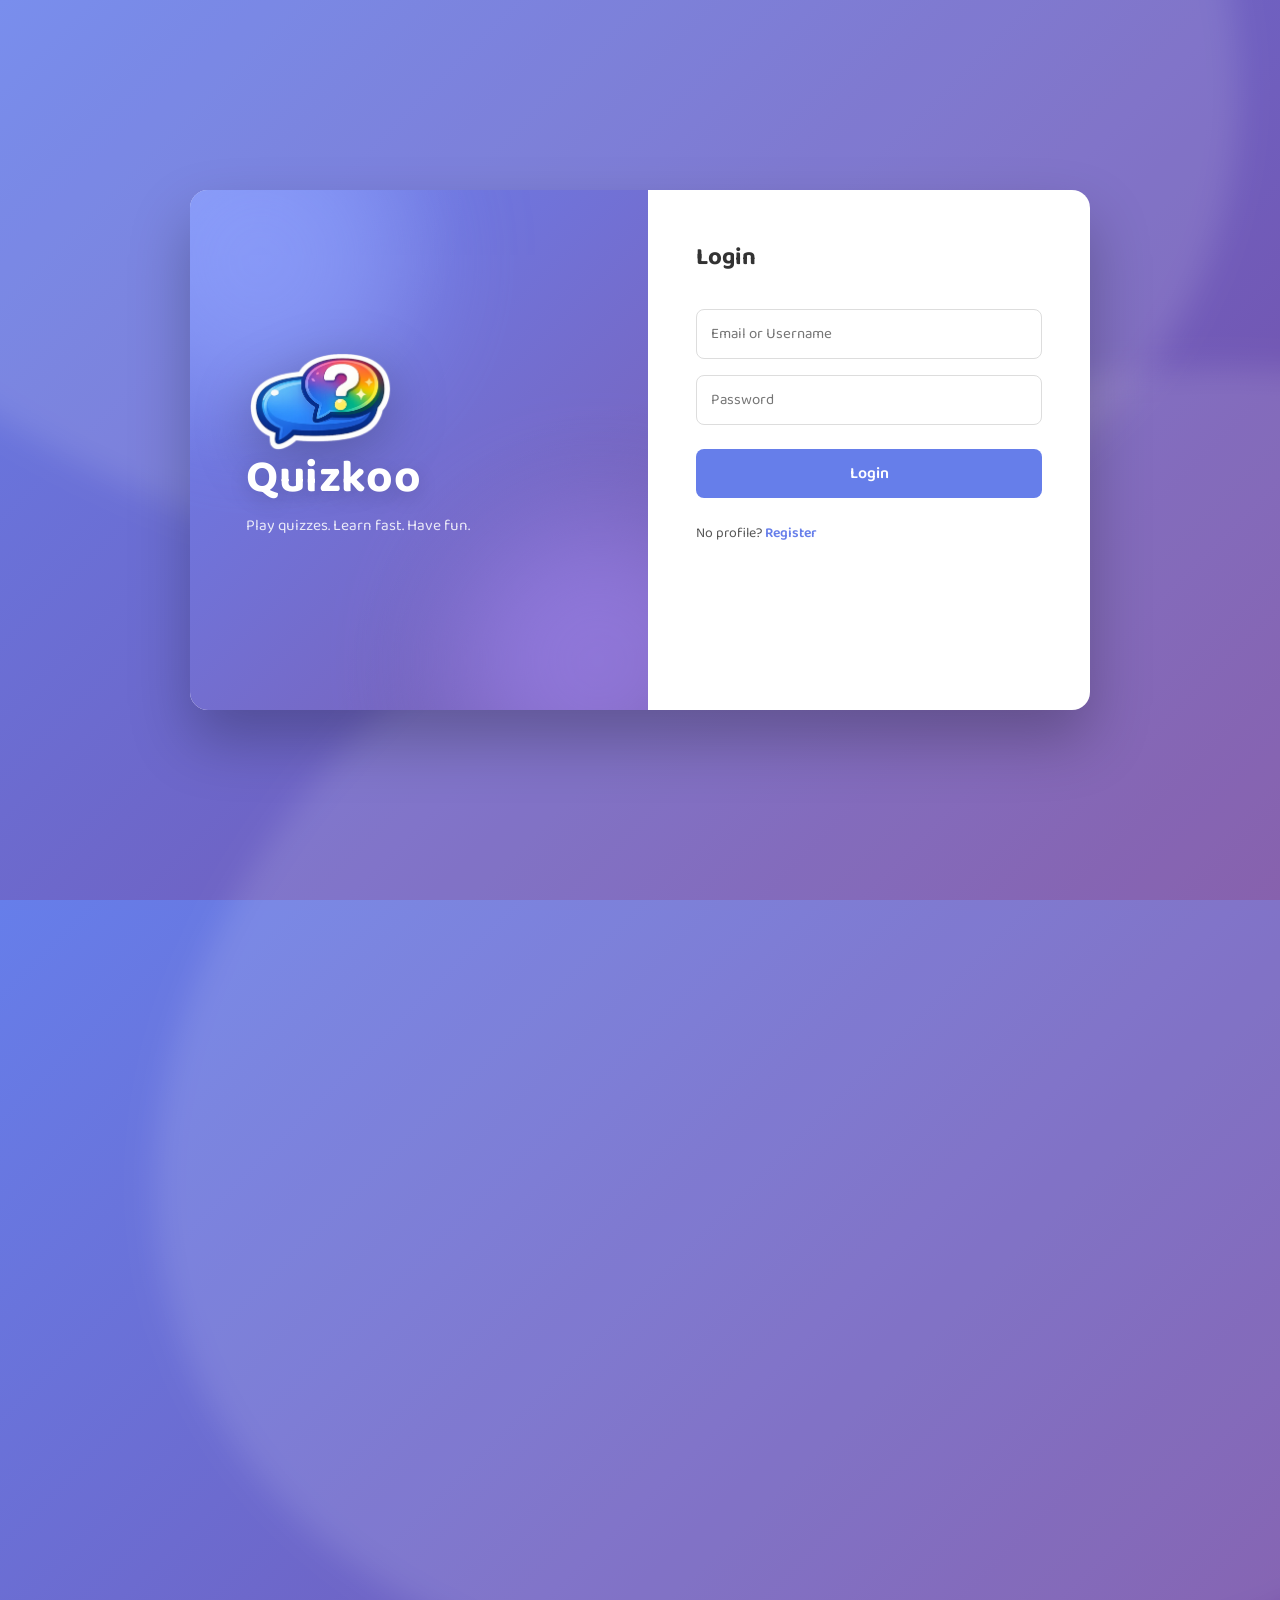
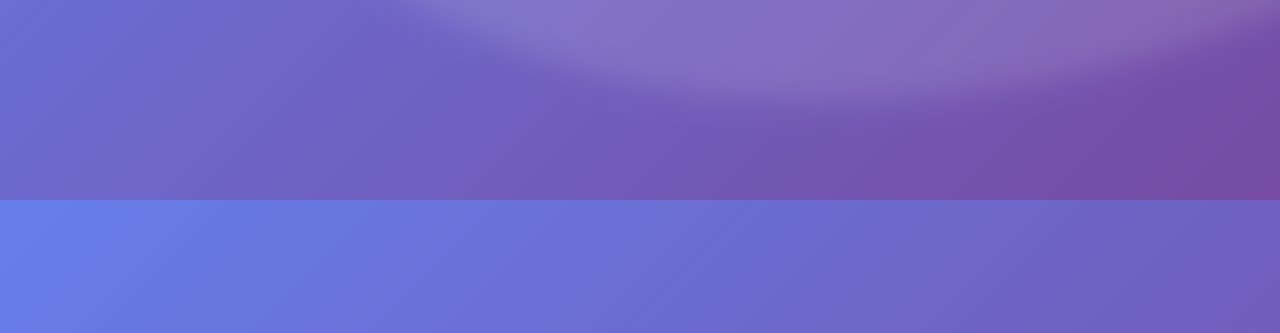
<file: Project_FrontEnd/index.html>
<!DOCTYPE html>
<html lang="en">

<head>
    <meta charset="UTF-8">
    <meta name="viewport" content="width=device-width, initial-scale=1.0">

    <link href="https://fonts.googleapis.com/css2?family=Baloo+2:wght@400;500;600;700&display=swap" rel="stylesheet">
    <link rel="stylesheet" href="style.css">
</head>

<body>
    <div class="auth-wrapper">

        <div class="auth-brand">
            <div class="brand-block">
                <img src="Logo-quiz.png" alt="Quizkoo logo" class="brand-logo" />
                <h1>Quizkoo</h1>
                <p>Play quizzes. Learn fast. Have fun.</p>
            </div>
        </div>

        <div class="auth-container">
            <h2>Login</h2>
            <form id="loginForm">
                <input type="text" id="identifier" placeholder="Email or Username" required />
                <input type="password" id="password" placeholder="Password" required />
                <button type="submit" id="loginBtn">Login</button>
            </form>
            <p class="switch">
                No profile?
                <a href="register.html">Register</a>
            </p>
            <p id="error"></p>
        </div>

    </div>


    <script type="module" src="login.js"></script>


</body>

</html>
</file>
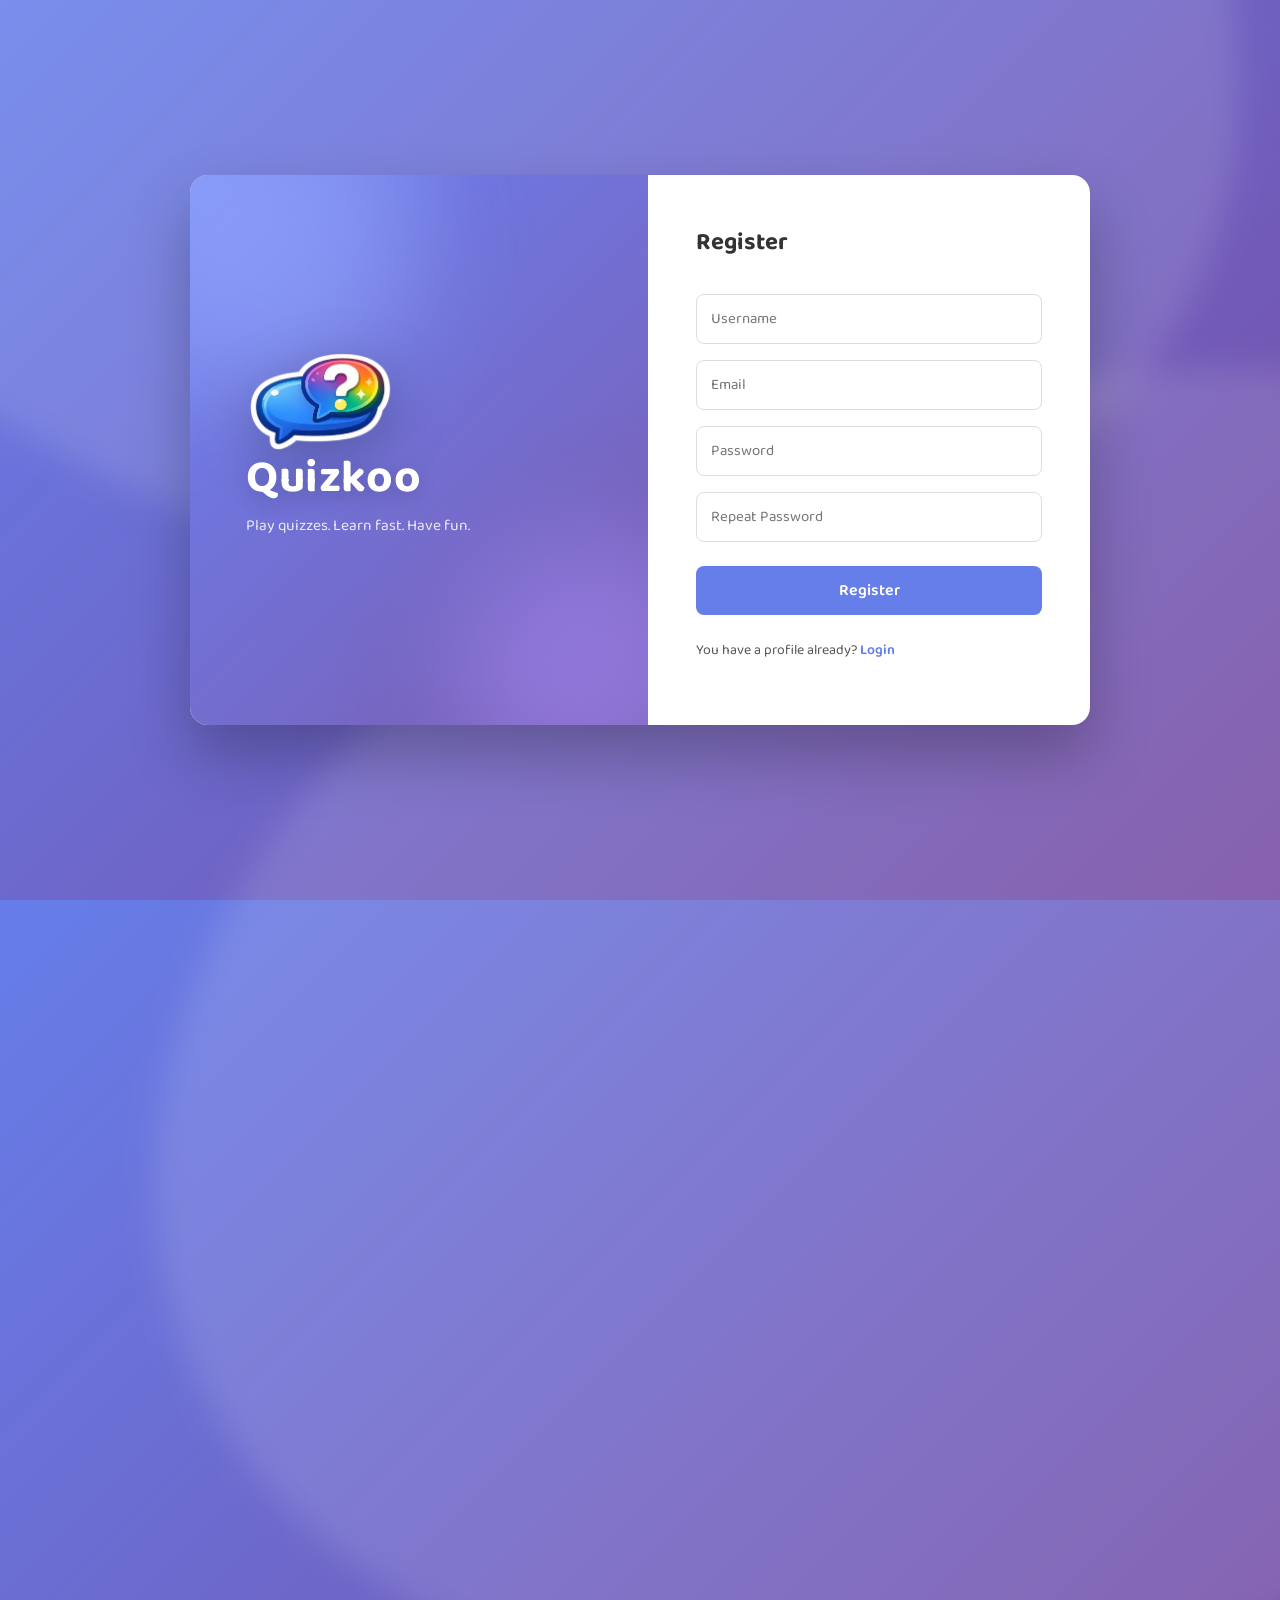
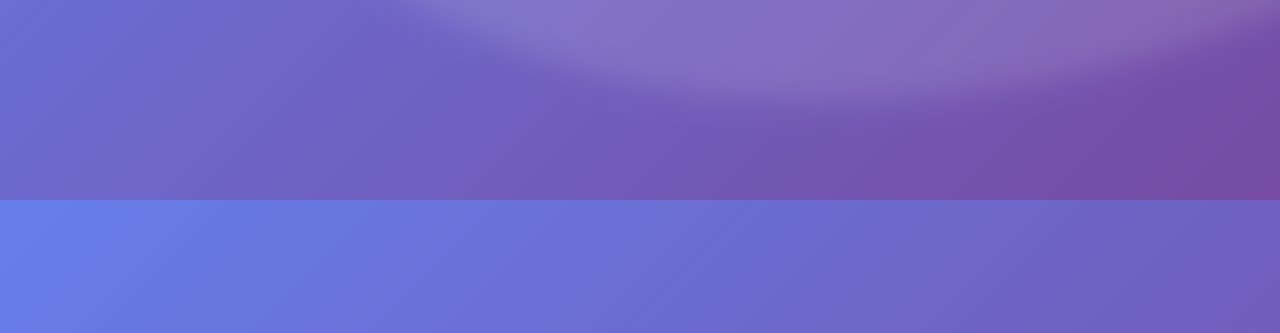
<file: Project_FrontEnd/register.html>
<!DOCTYPE html>
<html lang="en">

<head>
    <meta charset="UTF-8">
    <meta name="viewport" content="width=device-width, initial-scale=1.0">
    <link href="https://fonts.googleapis.com/css2?family=Baloo+2:wght@400;500;600;700&display=swap" rel="stylesheet">
    <link rel="stylesheet" href="style.css">
</head>

<body>
    <div class="auth-wrapper">

        <div class="auth-brand">
            <div class="brand-block">
                <img src="Logo-quiz.png" alt="Quizkoo logo" class="brand-logo" />
                <h1>Quizkoo</h1>
                <p>Play quizzes. Learn fast. Have fun.</p>
            </div>
        </div>

        <div class="auth-container">
            <h2>Register</h2>
            <form id="registerForm">
                <input type="text" id="name" placeholder="Username" required />
                <input type="email" id="email" placeholder="Email" required />
                <input type="password" id="password" placeholder="Password" required />
                <input type="password" id="repeatPassword" placeholder="Repeat Password" required />
                <button type="submit">Register</button>
            </form>

            <p class="switch">
                You have a profile already?
                <a href="index.html">Login</a>
            </p>

            <p id="error"></p>
        </div>

    </div>
    <script type="module" src="register.js"></script>
</body>

</html>
</file>
<file: Project_FrontEnd/style.css>
* {
  margin: 0;
  padding: 0;
  box-sizing: border-box;
  font-family: "Baloo 2", cursive;
}

body {
  min-height: 100vh;
  background: linear-gradient(135deg, #667eea, #764ba2);
  display: flex;
  align-items: center;
  justify-content: center;
  position: relative;
  overflow: hidden;
}
body::before,
body::after {
  content: "";
  position: absolute;
  width: 140%;
  height: 140%;
  background: rgba(255, 255, 255, 0.12);
  border-radius: 50%;
  z-index: 0;
  filter: blur(16px);
  pointer-events: none;
}

body::before {
  top: -80%;
  left: -40%;
  transform: rotate(25deg);
}

body::after {
  bottom: -85%;
  right: -50%;
  transform: rotate(-20deg);
}

.auth-container {
   flex: 1;
  max-width: none;
  border-radius: 0;
  box-shadow: none;
  padding: 3rem;
  text-align: left;
  z-index: 1;
}

.auth-container h2 {
  margin-bottom: 2rem;
  color: #333;
  font-size: 24px;
}

.auth-container input {
  width: 100%;
  padding: 12px 14px;
  margin-bottom: 1rem;
  border-radius: 8px;
  border: 1px solid #ddd;
  font-size: 15px;
  transition: border 0.3s, box-shadow 0.3s;
}

.auth-container input:focus {
  outline: none;
  border-color: #667eea;
  box-shadow: 0 0 0 3px rgba(102, 126, 234, 0.2);
}

.auth-container button {
  width: 100%;
  padding: 12px;
  margin-top: 0.5rem;
  border-radius: 8px;
  border: none;
  background: #667eea;
  color: white;
  font-size: 16px;
  font-weight: 600;
  cursor: pointer;
  transition: background 0.3s, transform 0.1s;
}

.auth-container button:hover {
  background: #5a67d8;
}

.auth-container button:active {
  transform: scale(0.98);
}
.switch {
  margin-top: 1.5rem;
  font-size: 14px;
  color: #555;
}

.switch a {
  color: #667eea;
  font-weight: 600;
  text-decoration: none;
}

.switch a:hover {
  text-decoration: underline;
}

#error {
  margin-top: 1rem;
  color: #e53e3e;
  font-size: 14px;
}
.auth-wrapper {
  position: relative;
  z-index: 1;
  display: flex;
  width: 900px;
  max-width: 95%;
  min-height: 520px;
  border-radius: 18px;
  overflow: hidden;
  box-shadow: 0 30px 60px rgba(0, 0, 0, 0.25);
  background: white;
}
.auth-brand {
  flex: 1;
  position: relative;
  background:
    radial-gradient(circle at top left, rgba(255,255,255,0.18), transparent 40%),
    radial-gradient(circle at bottom right, rgba(0,0,0,0.15), transparent 45%),
    linear-gradient(135deg, #6a7ff0, #7b5fb3);
  color: white;
  padding: 3.5rem;
  display: flex;
  flex-direction: column;
  justify-content: center;
  overflow: hidden;
}
.auth-brand::before,
.auth-brand::after {
  content: "";
  position: absolute;
  width: 300px;
  height: 300px;
  border-radius: 50%;
  filter: blur(60px);
  opacity: 0.6;
  z-index: 0;
}

.auth-brand::before {
  background: #8ea2ff;
  top: -80px;
  left: -80px;
}

.auth-brand::after {
  background: #a78bfa;
  bottom: -100px;
  right: -100px;
}
.auth-brand * {
  position: relative;
  z-index: 1;
}

.brand-logo {
   width: 150px;
  margin-bottom: -10px; /* 👈 important */
  filter: drop-shadow(0 14px 28px rgba(0, 0, 0, 0.25));
}

.auth-brand h1 {
  font-size: 46px;
  font-weight: 700;
  letter-spacing: 0.6px;
  line-height: 1;
  text-shadow: 0 6px 20px rgba(0, 0, 0, 0.15);
}

.auth-brand p {
  font-size: 15.5px;
  opacity: 0.85;
  line-height: 1.5;
  max-width: 280px;
}
.auth-brand {
  padding-top: 4rem;
}
.brand-block {
  display: flex;
  flex-direction: column;
  align-items: flex-start;
  gap: 0.8rem;
   transform: translateY(-10px);
}
</file>
